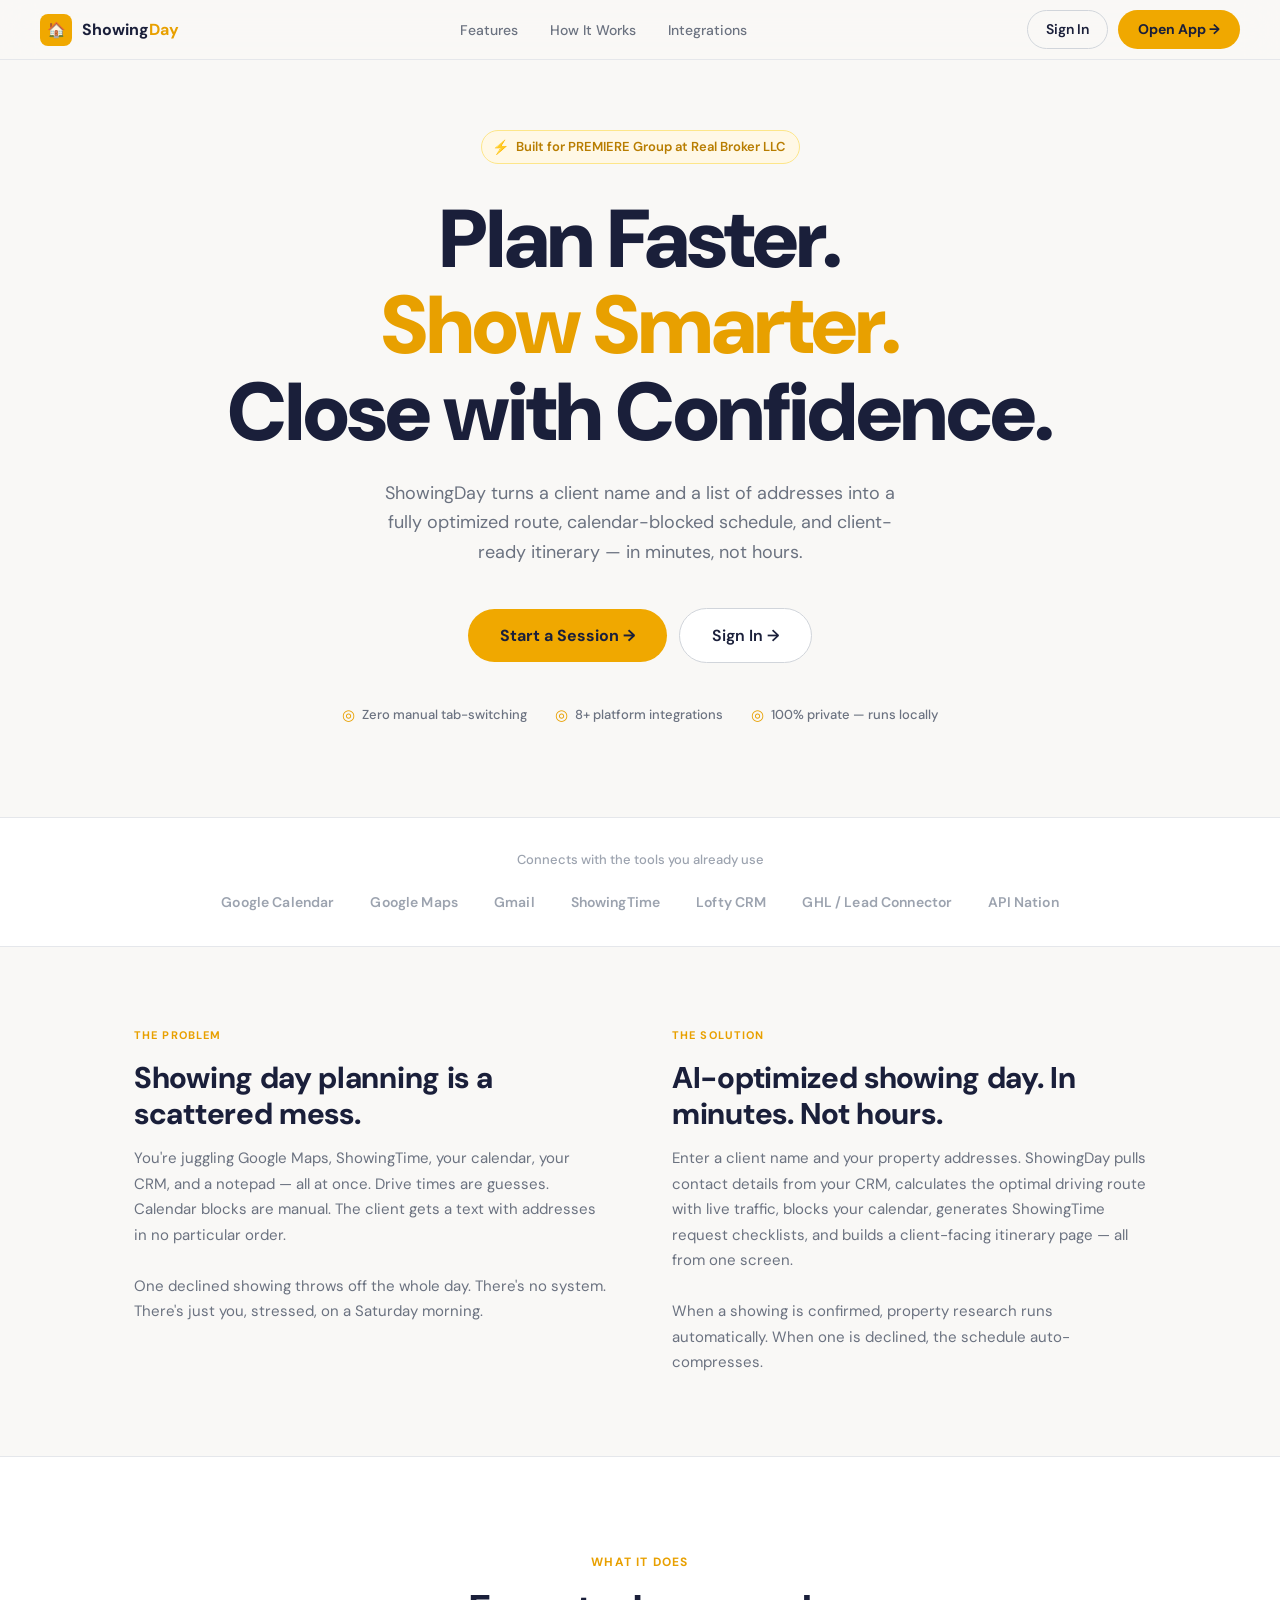
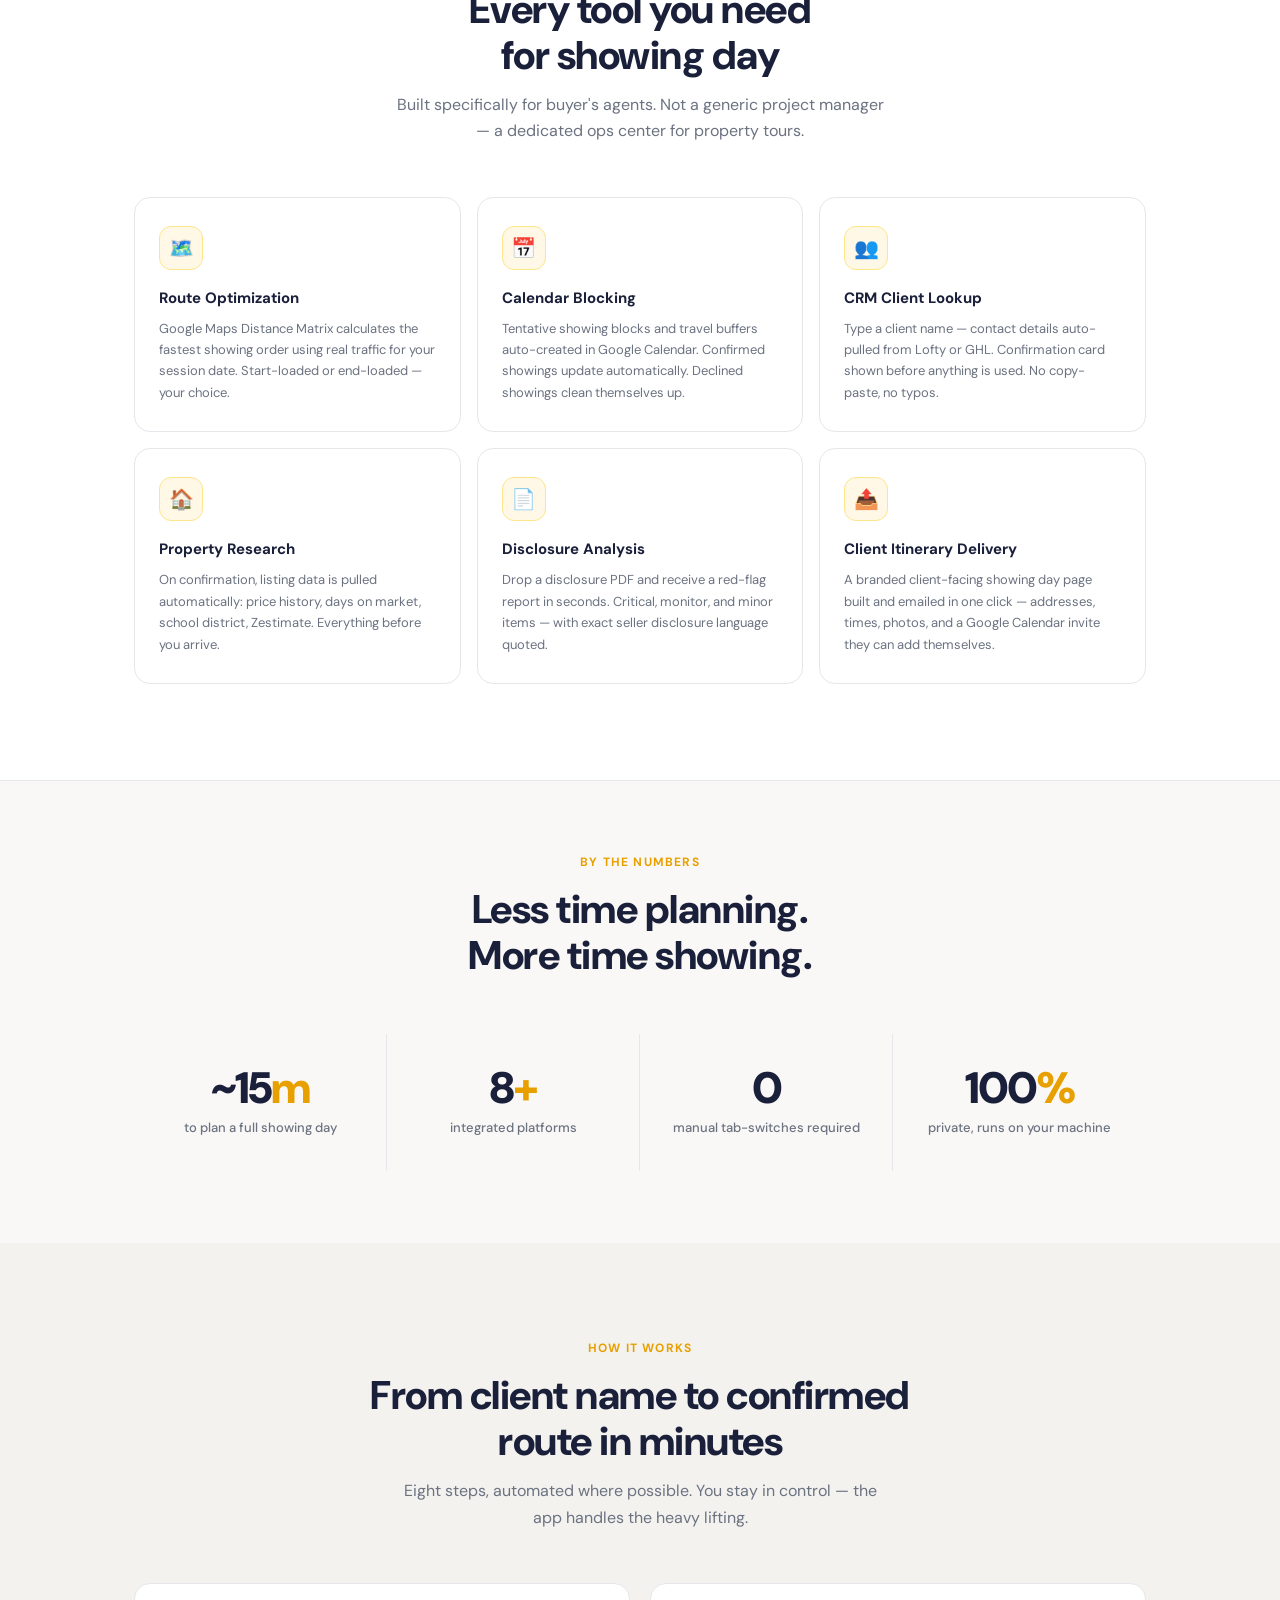
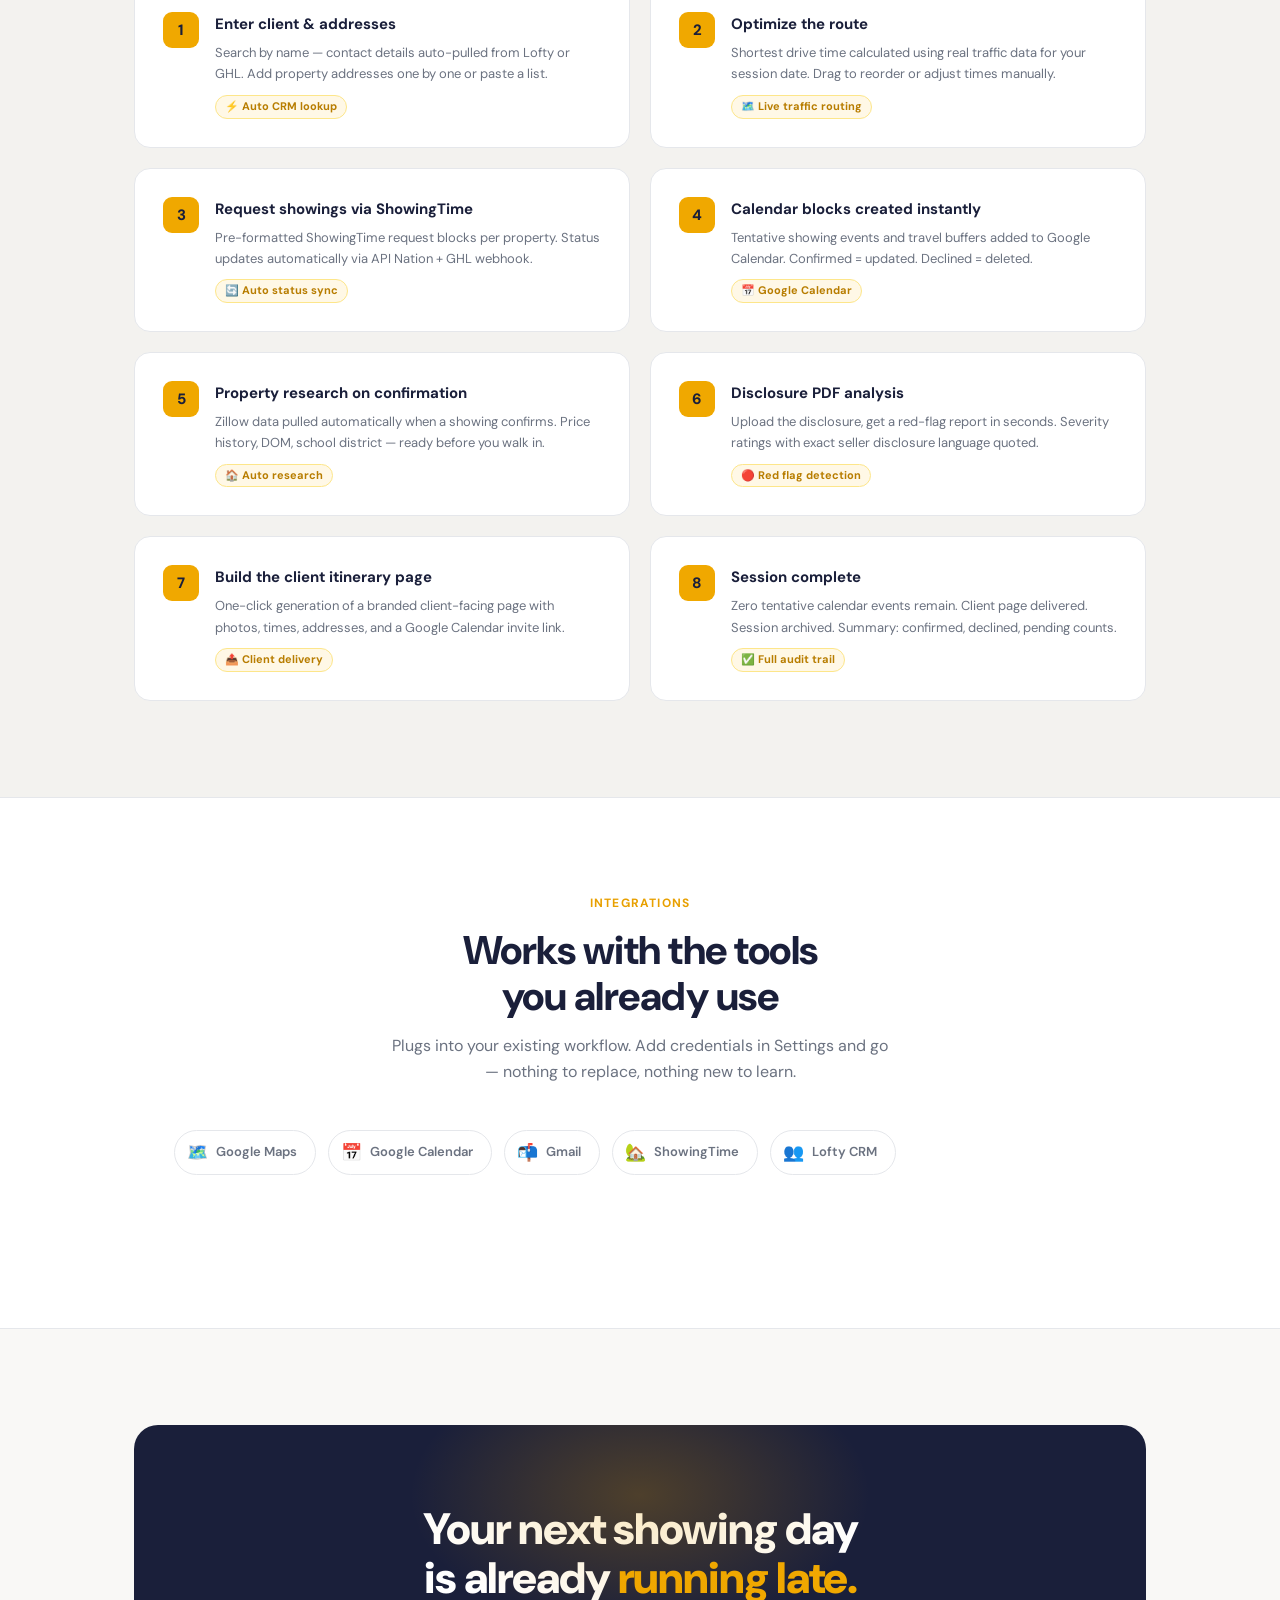
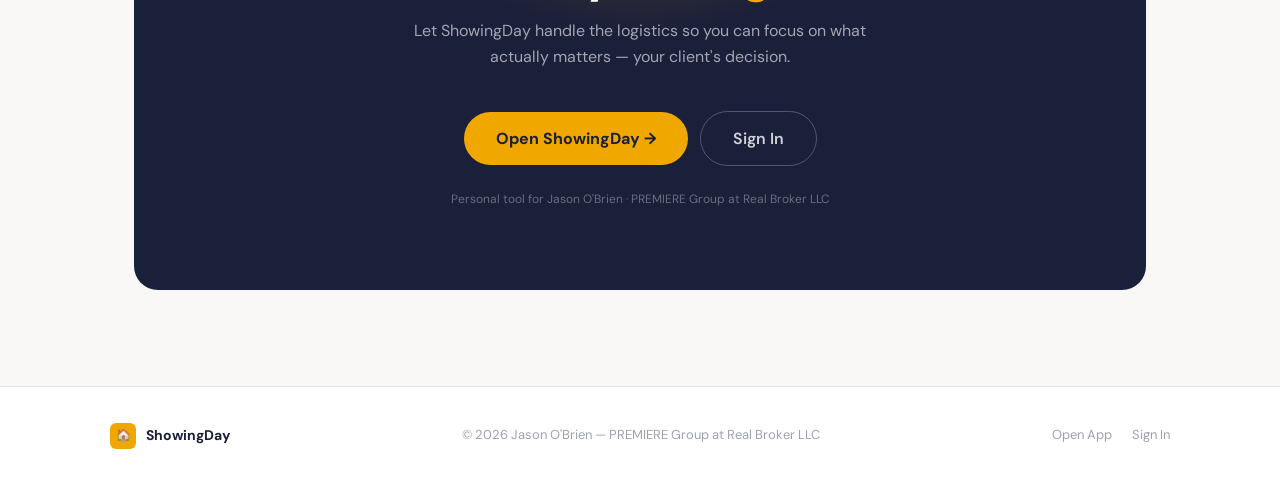
<file: ui/landing.html>
<!DOCTYPE html>
<html lang="en">
<head>
  <meta charset="UTF-8">
  <meta name="viewport" content="width=device-width, initial-scale=1.0">
  <title>ShowingDay — Your entire showing day, planned in minutes</title>
  <link rel="preconnect" href="https://fonts.googleapis.com">
  <link rel="preconnect" href="https://fonts.gstatic.com" crossorigin>
  <link href="https://fonts.googleapis.com/css2?family=DM+Sans:ital,opsz,wght@0,9..40,300;0,9..40,400;0,9..40,500;0,9..40,600;0,9..40,700;0,9..40,800;0,9..40,900;1,9..40,400&display=swap" rel="stylesheet">

  <style>
    *, *::before, *::after { box-sizing: border-box; margin: 0; padding: 0; }

    :root {
      --bg:          #f9f8f6;
      --bg-card:     #ffffff;
      --bg-section:  #f3f2ef;
      --text:        #1a1f3a;
      --text-muted:  #6b7280;
      --text-light:  #9ca3af;
      --amber:       #e8a000;
      --amber-btn:   #f0a800;
      --amber-hover: #d99400;
      --amber-text:  #b87d00;
      --border:      #e5e7eb;
      --border-strong: #d1d5db;
      --radius-pill: 100px;
      --radius-lg:   16px;
      --radius:      10px;
    }

    html { scroll-behavior: smooth; }

    body {
      font-family: 'DM Sans', -apple-system, BlinkMacSystemFont, sans-serif;
      background: var(--bg);
      color: var(--text);
      overflow-x: hidden;
      line-height: 1.6;
      -webkit-font-smoothing: antialiased;
    }

    a { text-decoration: none; color: inherit; }

    /* ── Scroll reveal ── */
    .reveal {
      opacity: 0;
      transform: translateY(20px);
      transition: opacity 0.55s ease, transform 0.55s ease;
    }
    .reveal.visible { opacity: 1; transform: none; }

    /* ── Nav ── */
    nav {
      position: fixed;
      top: 0; left: 0; right: 0;
      z-index: 1000;
      background: rgba(249, 248, 246, 0.85);
      backdrop-filter: blur(16px);
      -webkit-backdrop-filter: blur(16px);
      border-bottom: 1px solid var(--border);
      padding: 0 40px;
      height: 60px;
      display: flex;
      align-items: center;
      justify-content: space-between;
      transition: background 0.3s ease;
    }

    nav.scrolled {
      background: rgba(249, 248, 246, 0.97);
    }

    .nav-logo {
      display: flex;
      align-items: center;
      gap: 10px;
      font-size: 16px;
      font-weight: 700;
      color: var(--text);
    }

    .nav-logo .logo-mark {
      width: 32px;
      height: 32px;
      background: var(--amber-btn);
      border-radius: 8px;
      display: flex;
      align-items: center;
      justify-content: center;
      font-size: 15px;
      flex-shrink: 0;
    }

    .nav-logo .wordmark { color: var(--text); }
    .nav-logo .wordmark span { color: var(--amber); }

    .nav-links {
      display: flex;
      align-items: center;
      gap: 32px;
      list-style: none;
    }

    .nav-links a {
      font-size: 14px;
      font-weight: 500;
      color: var(--text-muted);
      transition: color 0.2s;
    }

    .nav-links a:hover { color: var(--text); }

    .nav-actions {
      display: flex;
      align-items: center;
      gap: 10px;
    }

    .btn-signin {
      font-family: 'DM Sans', sans-serif;
      font-size: 14px;
      font-weight: 600;
      color: var(--text);
      background: none;
      border: 1.5px solid var(--border-strong);
      border-radius: var(--radius-pill);
      padding: 7px 18px;
      cursor: pointer;
      text-decoration: none;
      transition: all 0.2s;
    }

    .btn-signin:hover {
      border-color: #9ca3af;
      color: var(--text);
    }

    .btn-cta {
      font-family: 'DM Sans', sans-serif;
      font-size: 14px;
      font-weight: 700;
      color: var(--text);
      background: var(--amber-btn);
      border: none;
      border-radius: var(--radius-pill);
      padding: 8px 20px;
      cursor: pointer;
      text-decoration: none;
      display: inline-flex;
      align-items: center;
      gap: 6px;
      transition: all 0.2s;
    }

    .btn-cta:hover {
      background: var(--amber-hover);
      transform: translateY(-1px);
      box-shadow: 0 4px 16px rgba(232, 160, 0, 0.3);
    }

    /* ── Hero ── */
    .hero {
      padding: 130px 24px 90px;
      text-align: center;
      position: relative;
      overflow: hidden;
    }

    .hero-badge {
      display: inline-flex;
      align-items: center;
      gap: 7px;
      background: #fff8e6;
      border: 1px solid #fde68a;
      border-radius: var(--radius-pill);
      padding: 5px 14px 5px 10px;
      font-size: 13px;
      font-weight: 600;
      color: var(--amber-text);
      margin-bottom: 32px;
    }

    .hero-badge .badge-icon { font-size: 14px; }

    .hero-title {
      font-size: clamp(48px, 7vw, 82px);
      font-weight: 900;
      line-height: 1.05;
      letter-spacing: -2px;
      color: var(--text);
      margin-bottom: 24px;
    }

    .hero-title .amber { color: var(--amber); }

    .hero-subtitle {
      font-size: 18px;
      color: var(--text-muted);
      max-width: 520px;
      margin: 0 auto 40px;
      line-height: 1.65;
      font-weight: 400;
    }

    .hero-actions {
      display: flex;
      align-items: center;
      justify-content: center;
      gap: 12px;
      margin-bottom: 40px;
      flex-wrap: wrap;
    }

    .btn-hero-primary {
      font-family: 'DM Sans', sans-serif;
      font-size: 16px;
      font-weight: 700;
      color: var(--text);
      background: var(--amber-btn);
      border: none;
      border-radius: var(--radius-pill);
      padding: 14px 32px;
      cursor: pointer;
      text-decoration: none;
      display: inline-flex;
      align-items: center;
      gap: 8px;
      transition: all 0.2s;
    }

    .btn-hero-primary:hover {
      background: var(--amber-hover);
      transform: translateY(-2px);
      box-shadow: 0 6px 24px rgba(232, 160, 0, 0.35);
    }

    .btn-hero-secondary {
      font-family: 'DM Sans', sans-serif;
      font-size: 16px;
      font-weight: 600;
      color: var(--text);
      background: var(--bg-card);
      border: 1.5px solid var(--border-strong);
      border-radius: var(--radius-pill);
      padding: 14px 32px;
      cursor: pointer;
      text-decoration: none;
      display: inline-flex;
      align-items: center;
      gap: 8px;
      transition: all 0.2s;
    }

    .btn-hero-secondary:hover {
      border-color: #9ca3af;
      transform: translateY(-1px);
    }

    .hero-proof {
      display: flex;
      align-items: center;
      justify-content: center;
      gap: 28px;
      flex-wrap: wrap;
    }

    .proof-item {
      display: flex;
      align-items: center;
      gap: 7px;
      font-size: 13px;
      font-weight: 500;
      color: var(--text-muted);
    }

    .proof-item .pi-icon {
      color: var(--amber);
      font-size: 15px;
    }

    /* ── Trust bar ── */
    .trust-bar {
      padding: 32px 24px;
      border-top: 1px solid var(--border);
      border-bottom: 1px solid var(--border);
      text-align: center;
      background: var(--bg-card);
    }

    .trust-label {
      font-size: 13px;
      font-weight: 500;
      color: var(--text-light);
      margin-bottom: 20px;
    }

    .trust-names {
      display: flex;
      align-items: center;
      justify-content: center;
      gap: 36px;
      flex-wrap: wrap;
    }

    .trust-name {
      font-size: 14px;
      font-weight: 600;
      color: #9ca3af;
      letter-spacing: 0.01em;
    }

    /* ── Section layout ── */
    .container {
      max-width: 1060px;
      margin: 0 auto;
      padding: 0 24px;
    }

    .section { padding: 96px 0; }
    .section-sm { padding: 72px 0; }

    .section-label {
      font-size: 12px;
      font-weight: 700;
      letter-spacing: 0.1em;
      text-transform: uppercase;
      color: var(--amber);
      margin-bottom: 14px;
      display: block;
    }

    .section-title {
      font-size: clamp(28px, 4vw, 40px);
      font-weight: 800;
      color: var(--text);
      line-height: 1.15;
      letter-spacing: -0.5px;
      margin-bottom: 14px;
    }

    .section-subtitle {
      font-size: 16px;
      color: var(--text-muted);
      line-height: 1.65;
      max-width: 500px;
    }

    .text-center { text-align: center; }
    .text-center .section-subtitle { margin: 0 auto; }

    /* ── Problem / Solution split ── */
    .split-section {
      padding: 80px 0;
      background: var(--bg);
    }

    .split-grid {
      display: grid;
      grid-template-columns: 1fr 1fr;
      gap: 64px;
      align-items: start;
    }

    .split-block .block-label {
      font-size: 11px;
      font-weight: 700;
      letter-spacing: 0.1em;
      text-transform: uppercase;
      color: var(--amber);
      margin-bottom: 16px;
    }

    .split-block .block-title {
      font-size: clamp(22px, 3vw, 30px);
      font-weight: 800;
      color: var(--text);
      letter-spacing: -0.3px;
      line-height: 1.2;
      margin-bottom: 14px;
    }

    .split-block .block-body {
      font-size: 15px;
      color: var(--text-muted);
      line-height: 1.7;
    }

    /* ── Feature cards ── */
    .features-grid {
      display: grid;
      grid-template-columns: repeat(3, 1fr);
      gap: 16px;
      margin-top: 52px;
    }

    .feature-card {
      background: var(--bg-card);
      border: 1px solid var(--border);
      border-radius: var(--radius-lg);
      padding: 28px 24px;
      transition: border-color 0.2s, box-shadow 0.2s, transform 0.2s;
    }

    .feature-card:hover {
      border-color: var(--border-strong);
      box-shadow: 0 4px 24px rgba(0,0,0,0.06);
      transform: translateY(-2px);
    }

    .feature-icon {
      width: 44px;
      height: 44px;
      background: #fff8e6;
      border: 1px solid #fde68a;
      border-radius: 12px;
      display: flex;
      align-items: center;
      justify-content: center;
      font-size: 20px;
      margin-bottom: 16px;
    }

    .feature-title {
      font-size: 15px;
      font-weight: 700;
      color: var(--text);
      margin-bottom: 8px;
    }

    .feature-desc {
      font-size: 13px;
      color: var(--text-muted);
      line-height: 1.65;
    }

    /* ── Steps ── */
    .steps-section {
      background: var(--bg-section);
      padding: 96px 0;
    }

    .steps-grid {
      display: grid;
      grid-template-columns: repeat(2, 1fr);
      gap: 20px;
      margin-top: 52px;
    }

    .step-card {
      background: var(--bg-card);
      border: 1px solid var(--border);
      border-radius: var(--radius-lg);
      padding: 28px;
      display: flex;
      gap: 16px;
      align-items: flex-start;
      transition: border-color 0.2s, box-shadow 0.2s;
    }

    .step-card:hover {
      border-color: var(--border-strong);
      box-shadow: 0 2px 16px rgba(0,0,0,0.05);
    }

    .step-num {
      width: 36px;
      height: 36px;
      background: var(--amber-btn);
      border-radius: 9px;
      display: flex;
      align-items: center;
      justify-content: center;
      font-size: 15px;
      font-weight: 800;
      color: var(--text);
      flex-shrink: 0;
    }

    .step-title {
      font-size: 15px;
      font-weight: 700;
      color: var(--text);
      margin-bottom: 6px;
    }

    .step-desc {
      font-size: 13px;
      color: var(--text-muted);
      line-height: 1.65;
    }

    .step-tag {
      display: inline-flex;
      align-items: center;
      gap: 4px;
      background: #fff8e6;
      border: 1px solid #fde68a;
      color: var(--amber-text);
      font-size: 11px;
      font-weight: 700;
      border-radius: var(--radius-pill);
      padding: 2px 9px;
      margin-top: 10px;
    }

    /* ── Stats ── */
    .stats-grid {
      display: grid;
      grid-template-columns: repeat(4, 1fr);
      gap: 0;
      margin-top: 56px;
    }

    .stat-item {
      text-align: center;
      padding: 32px 20px;
      border-right: 1px solid var(--border);
    }

    .stat-item:last-child { border-right: none; }

    .stat-num {
      font-size: 44px;
      font-weight: 900;
      color: var(--text);
      letter-spacing: -2px;
      line-height: 1;
      margin-bottom: 8px;
    }

    .stat-num span { color: var(--amber); }

    .stat-desc {
      font-size: 13px;
      color: var(--text-muted);
      font-weight: 500;
    }

    /* ── Integrations ── */
    .integration-chips {
      display: flex;
      flex-wrap: wrap;
      align-items: center;
      justify-content: center;
      gap: 12px;
      margin-top: 44px;
    }

    .chip {
      display: flex;
      align-items: center;
      gap: 8px;
      background: var(--bg-card);
      border: 1.5px solid var(--border);
      border-radius: var(--radius-pill);
      padding: 8px 18px 8px 12px;
      font-size: 13px;
      font-weight: 600;
      color: var(--text-muted);
      transition: border-color 0.2s, color 0.2s;
    }

    .chip:hover {
      border-color: var(--border-strong);
      color: var(--text);
    }

    .chip .chip-icon { font-size: 17px; }

    /* ── CTA section ── */
    .cta-section { padding: 96px 0; }

    .cta-box {
      background: var(--text);
      border-radius: 24px;
      padding: 80px 48px;
      text-align: center;
      position: relative;
      overflow: hidden;
    }

    .cta-box::before {
      content: '';
      position: absolute;
      top: -80px;
      left: 50%;
      transform: translateX(-50%);
      width: 500px;
      height: 300px;
      background: radial-gradient(ellipse, rgba(232, 160, 0, 0.25) 0%, transparent 65%);
      pointer-events: none;
    }

    .cta-title {
      font-size: clamp(28px, 4vw, 44px);
      font-weight: 900;
      color: #fff;
      letter-spacing: -1px;
      margin-bottom: 16px;
      line-height: 1.1;
    }

    .cta-title .amber { color: var(--amber-btn); }

    .cta-desc {
      font-size: 16px;
      color: rgba(255,255,255,0.6);
      max-width: 460px;
      margin: 0 auto 40px;
      line-height: 1.65;
    }

    .cta-actions {
      display: flex;
      align-items: center;
      justify-content: center;
      gap: 12px;
      flex-wrap: wrap;
    }

    .btn-cta-white {
      font-family: 'DM Sans', sans-serif;
      font-size: 16px;
      font-weight: 700;
      color: var(--text);
      background: var(--amber-btn);
      border: none;
      border-radius: var(--radius-pill);
      padding: 14px 32px;
      cursor: pointer;
      text-decoration: none;
      display: inline-flex;
      align-items: center;
      gap: 8px;
      transition: all 0.2s;
    }

    .btn-cta-white:hover {
      background: var(--amber-hover);
      transform: translateY(-2px);
      box-shadow: 0 6px 24px rgba(232, 160, 0, 0.4);
    }

    .btn-cta-outline {
      font-family: 'DM Sans', sans-serif;
      font-size: 16px;
      font-weight: 600;
      color: rgba(255,255,255,0.8);
      background: transparent;
      border: 1.5px solid rgba(255,255,255,0.25);
      border-radius: var(--radius-pill);
      padding: 14px 32px;
      cursor: pointer;
      text-decoration: none;
      display: inline-flex;
      align-items: center;
      gap: 8px;
      transition: all 0.2s;
    }

    .btn-cta-outline:hover {
      border-color: rgba(255,255,255,0.5);
      color: #fff;
    }

    .cta-note {
      font-size: 12px;
      color: rgba(255,255,255,0.35);
      margin-top: 24px;
    }

    /* ── Footer ── */
    footer {
      background: var(--bg-card);
      border-top: 1px solid var(--border);
      padding: 36px 24px;
    }

    .footer-inner {
      max-width: 1060px;
      margin: 0 auto;
      display: flex;
      align-items: center;
      justify-content: space-between;
      gap: 24px;
      flex-wrap: wrap;
    }

    .footer-brand {
      display: flex;
      align-items: center;
      gap: 10px;
      font-size: 14px;
      font-weight: 700;
      color: var(--text);
    }

    .footer-brand .logo-mark {
      width: 26px;
      height: 26px;
      background: var(--amber-btn);
      border-radius: 6px;
      display: flex;
      align-items: center;
      justify-content: center;
      font-size: 12px;
    }

    .footer-copy {
      font-size: 13px;
      color: var(--text-light);
    }

    .footer-links {
      display: flex;
      gap: 20px;
    }

    .footer-links a {
      font-size: 13px;
      color: var(--text-light);
      transition: color 0.2s;
    }

    .footer-links a:hover { color: var(--text-muted); }

    /* ── Responsive ── */
    @media (max-width: 900px) {
      .split-grid { grid-template-columns: 1fr; gap: 40px; }
      .features-grid { grid-template-columns: repeat(2, 1fr); }
      .steps-grid { grid-template-columns: 1fr; }
      .stats-grid { grid-template-columns: repeat(2, 1fr); }
      .stat-item:nth-child(2) { border-right: none; }
      .stat-item:nth-child(3) { border-top: 1px solid var(--border); }
      .stat-item:nth-child(4) { border-top: 1px solid var(--border); border-right: none; }
      .nav-links { display: none; }
      nav { padding: 0 24px; }
      .cta-box { padding: 56px 24px; }
    }

    @media (max-width: 640px) {
      .features-grid { grid-template-columns: 1fr; }
      .stats-grid { grid-template-columns: 1fr; }
      .stat-item { border-right: none; border-top: 1px solid var(--border); }
      .stat-item:first-child { border-top: none; }
    }
  </style>
</head>
<body>

<!-- ── Nav ── -->
<nav id="navbar">
  <a href="/" class="nav-logo">
    <div class="logo-mark">🏠</div>
    <span class="wordmark">Showing<span>Day</span></span>
  </a>
  <ul class="nav-links">
    <li><a href="#features">Features</a></li>
    <li><a href="#how-it-works">How It Works</a></li>
    <li><a href="#integrations">Integrations</a></li>
  </ul>
  <div class="nav-actions">
    <a href="/login" class="btn-signin">Sign In</a>
    <a href="/app" class="btn-cta">Open App →</a>
  </div>
</nav>

<!-- ── Hero ── -->
<section class="hero">
  <div class="hero-badge reveal">
    <span class="badge-icon">⚡</span>
    Built for PREMIERE Group at Real Broker LLC
  </div>
  <h1 class="hero-title reveal">
    Plan Faster.<br>
    <span class="amber">Show Smarter.</span><br>
    Close with Confidence.
  </h1>
  <p class="hero-subtitle reveal">ShowingDay turns a client name and a list of addresses into a fully optimized route, calendar-blocked schedule, and client-ready itinerary — in minutes, not hours.</p>
  <div class="hero-actions reveal">
    <a href="/app" class="btn-hero-primary">Start a Session →</a>
    <a href="/login" class="btn-hero-secondary">Sign In →</a>
  </div>
  <div class="hero-proof reveal">
    <div class="proof-item"><span class="pi-icon">◎</span> Zero manual tab-switching</div>
    <div class="proof-item"><span class="pi-icon">◎</span> 8+ platform integrations</div>
    <div class="proof-item"><span class="pi-icon">◎</span> 100% private — runs locally</div>
  </div>
</section>

<!-- ── Trust bar ── -->
<div class="trust-bar">
  <div class="trust-label">Connects with the tools you already use</div>
  <div class="trust-names">
    <span class="trust-name">Google Calendar</span>
    <span class="trust-name">Google Maps</span>
    <span class="trust-name">Gmail</span>
    <span class="trust-name">ShowingTime</span>
    <span class="trust-name">Lofty CRM</span>
    <span class="trust-name">GHL / Lead Connector</span>
    <span class="trust-name">API Nation</span>
  </div>
</div>

<!-- ── Problem / Solution ── -->
<section class="split-section">
  <div class="container">
    <div class="split-grid">
      <div class="split-block reveal">
        <div class="block-label">The Problem</div>
        <div class="block-title">Showing day planning is a scattered mess.</div>
        <div class="block-body">
          You're juggling Google Maps, ShowingTime, your calendar, your CRM, and a notepad — all at once. Drive times are guesses. Calendar blocks are manual. The client gets a text with addresses in no particular order.<br><br>
          One declined showing throws off the whole day. There's no system. There's just you, stressed, on a Saturday morning.
        </div>
      </div>
      <div class="split-block reveal">
        <div class="block-label">The Solution</div>
        <div class="block-title">AI-optimized showing day. In minutes. Not hours.</div>
        <div class="block-body">
          Enter a client name and your property addresses. ShowingDay pulls contact details from your CRM, calculates the optimal driving route with live traffic, blocks your calendar, generates ShowingTime request checklists, and builds a client-facing itinerary page — all from one screen.<br><br>
          When a showing is confirmed, property research runs automatically. When one is declined, the schedule auto-compresses.
        </div>
      </div>
    </div>
  </div>
</section>

<!-- ── Features ── -->
<section class="section" id="features" style="background: var(--bg-card); border-top: 1px solid var(--border); border-bottom: 1px solid var(--border);">
  <div class="container">
    <div class="text-center">
      <span class="section-label reveal">What It Does</span>
      <h2 class="section-title reveal">Every tool you need<br>for showing day</h2>
      <p class="section-subtitle reveal">Built specifically for buyer's agents. Not a generic project manager — a dedicated ops center for property tours.</p>
    </div>
    <div class="features-grid">
      <div class="feature-card reveal">
        <div class="feature-icon">🗺️</div>
        <div class="feature-title">Route Optimization</div>
        <div class="feature-desc">Google Maps Distance Matrix calculates the fastest showing order using real traffic for your session date. Start-loaded or end-loaded — your choice.</div>
      </div>
      <div class="feature-card reveal">
        <div class="feature-icon">📅</div>
        <div class="feature-title">Calendar Blocking</div>
        <div class="feature-desc">Tentative showing blocks and travel buffers auto-created in Google Calendar. Confirmed showings update automatically. Declined showings clean themselves up.</div>
      </div>
      <div class="feature-card reveal">
        <div class="feature-icon">👥</div>
        <div class="feature-title">CRM Client Lookup</div>
        <div class="feature-desc">Type a client name — contact details auto-pulled from Lofty or GHL. Confirmation card shown before anything is used. No copy-paste, no typos.</div>
      </div>
      <div class="feature-card reveal">
        <div class="feature-icon">🏠</div>
        <div class="feature-title">Property Research</div>
        <div class="feature-desc">On confirmation, listing data is pulled automatically: price history, days on market, school district, Zestimate. Everything before you arrive.</div>
      </div>
      <div class="feature-card reveal">
        <div class="feature-icon">📄</div>
        <div class="feature-title">Disclosure Analysis</div>
        <div class="feature-desc">Drop a disclosure PDF and receive a red-flag report in seconds. Critical, monitor, and minor items — with exact seller disclosure language quoted.</div>
      </div>
      <div class="feature-card reveal">
        <div class="feature-icon">📤</div>
        <div class="feature-title">Client Itinerary Delivery</div>
        <div class="feature-desc">A branded client-facing showing day page built and emailed in one click — addresses, times, photos, and a Google Calendar invite they can add themselves.</div>
      </div>
    </div>
  </div>
</section>

<!-- ── Stats ── -->
<section class="section-sm">
  <div class="container">
    <div class="text-center">
      <span class="section-label reveal">By the numbers</span>
      <h2 class="section-title reveal">Less time planning.<br>More time showing.</h2>
    </div>
    <div class="stats-grid">
      <div class="stat-item reveal">
        <div class="stat-num">~15<span>m</span></div>
        <div class="stat-desc">to plan a full showing day</div>
      </div>
      <div class="stat-item reveal">
        <div class="stat-num">8<span>+</span></div>
        <div class="stat-desc">integrated platforms</div>
      </div>
      <div class="stat-item reveal">
        <div class="stat-num">0</div>
        <div class="stat-desc">manual tab-switches required</div>
      </div>
      <div class="stat-item reveal">
        <div class="stat-num">100<span>%</span></div>
        <div class="stat-desc">private, runs on your machine</div>
      </div>
    </div>
  </div>
</section>

<!-- ── Steps ── -->
<section class="steps-section" id="how-it-works">
  <div class="container">
    <div class="text-center">
      <span class="section-label reveal">How It Works</span>
      <h2 class="section-title reveal">From client name to confirmed<br>route in minutes</h2>
      <p class="section-subtitle reveal">Eight steps, automated where possible. You stay in control — the app handles the heavy lifting.</p>
    </div>
    <div class="steps-grid">
      <div class="step-card reveal">
        <div class="step-num">1</div>
        <div>
          <div class="step-title">Enter client &amp; addresses</div>
          <div class="step-desc">Search by name — contact details auto-pulled from Lofty or GHL. Add property addresses one by one or paste a list.</div>
          <div class="step-tag">⚡ Auto CRM lookup</div>
        </div>
      </div>
      <div class="step-card reveal">
        <div class="step-num">2</div>
        <div>
          <div class="step-title">Optimize the route</div>
          <div class="step-desc">Shortest drive time calculated using real traffic data for your session date. Drag to reorder or adjust times manually.</div>
          <div class="step-tag">🗺️ Live traffic routing</div>
        </div>
      </div>
      <div class="step-card reveal">
        <div class="step-num">3</div>
        <div>
          <div class="step-title">Request showings via ShowingTime</div>
          <div class="step-desc">Pre-formatted ShowingTime request blocks per property. Status updates automatically via API Nation + GHL webhook.</div>
          <div class="step-tag">🔄 Auto status sync</div>
        </div>
      </div>
      <div class="step-card reveal">
        <div class="step-num">4</div>
        <div>
          <div class="step-title">Calendar blocks created instantly</div>
          <div class="step-desc">Tentative showing events and travel buffers added to Google Calendar. Confirmed = updated. Declined = deleted.</div>
          <div class="step-tag">📅 Google Calendar</div>
        </div>
      </div>
      <div class="step-card reveal">
        <div class="step-num">5</div>
        <div>
          <div class="step-title">Property research on confirmation</div>
          <div class="step-desc">Zillow data pulled automatically when a showing confirms. Price history, DOM, school district — ready before you walk in.</div>
          <div class="step-tag">🏠 Auto research</div>
        </div>
      </div>
      <div class="step-card reveal">
        <div class="step-num">6</div>
        <div>
          <div class="step-title">Disclosure PDF analysis</div>
          <div class="step-desc">Upload the disclosure, get a red-flag report in seconds. Severity ratings with exact seller disclosure language quoted.</div>
          <div class="step-tag">🔴 Red flag detection</div>
        </div>
      </div>
      <div class="step-card reveal">
        <div class="step-num">7</div>
        <div>
          <div class="step-title">Build the client itinerary page</div>
          <div class="step-desc">One-click generation of a branded client-facing page with photos, times, addresses, and a Google Calendar invite link.</div>
          <div class="step-tag">📤 Client delivery</div>
        </div>
      </div>
      <div class="step-card reveal">
        <div class="step-num">8</div>
        <div>
          <div class="step-title">Session complete</div>
          <div class="step-desc">Zero tentative calendar events remain. Client page delivered. Session archived. Summary: confirmed, declined, pending counts.</div>
          <div class="step-tag">✅ Full audit trail</div>
        </div>
      </div>
    </div>
  </div>
</section>

<!-- ── Integrations ── -->
<section class="section" id="integrations" style="background: var(--bg-card); border-top: 1px solid var(--border); border-bottom: 1px solid var(--border);">
  <div class="container">
    <div class="text-center">
      <span class="section-label reveal">Integrations</span>
      <h2 class="section-title reveal">Works with the tools<br>you already use</h2>
      <p class="section-subtitle reveal">Plugs into your existing workflow. Add credentials in Settings and go — nothing to replace, nothing new to learn.</p>
    </div>
    <div class="integration-chips">
      <div class="chip reveal"><span class="chip-icon">🗺️</span> Google Maps</div>
      <div class="chip reveal"><span class="chip-icon">📅</span> Google Calendar</div>
      <div class="chip reveal"><span class="chip-icon">📬</span> Gmail</div>
      <div class="chip reveal"><span class="chip-icon">🏡</span> ShowingTime</div>
      <div class="chip reveal"><span class="chip-icon">👥</span> Lofty CRM</div>
      <div class="chip reveal"><span class="chip-icon">⚡</span> GHL / Lead Connector</div>
      <div class="chip reveal"><span class="chip-icon">🔗</span> API Nation</div>
      <div class="chip reveal"><span class="chip-icon">🤖</span> Claude AI</div>
    </div>
  </div>
</section>

<!-- ── CTA ── -->
<section class="cta-section">
  <div class="container">
    <div class="cta-box reveal">
      <h2 class="cta-title">Your next showing day<br>is already <span class="amber">running late.</span></h2>
      <p class="cta-desc">Let ShowingDay handle the logistics so you can focus on what actually matters — your client's decision.</p>
      <div class="cta-actions">
        <a href="/app" class="btn-cta-white">Open ShowingDay →</a>
        <a href="/login" class="btn-cta-outline">Sign In</a>
      </div>
      <p class="cta-note">Personal tool for Jason O'Brien · PREMIERE Group at Real Broker LLC</p>
    </div>
  </div>
</section>

<!-- ── Footer ── -->
<footer>
  <div class="footer-inner">
    <div class="footer-brand">
      <div class="logo-mark">🏠</div>
      ShowingDay
    </div>
    <span class="footer-copy">© 2026 Jason O'Brien — PREMIERE Group at Real Broker LLC</span>
    <div class="footer-links">
      <a href="/app">Open App</a>
      <a href="/login">Sign In</a>
    </div>
  </div>
</footer>

<script>
  const navbar = document.getElementById('navbar');
  window.addEventListener('scroll', () => {
    navbar.classList.toggle('scrolled', window.scrollY > 40);
  });

  const revealEls = document.querySelectorAll('.reveal');
  const io = new IntersectionObserver((entries) => {
    entries.forEach((entry, i) => {
      if (entry.isIntersecting) {
        setTimeout(() => entry.target.classList.add('visible'), i * 50);
        io.unobserve(entry.target);
      }
    });
  }, { threshold: 0.08, rootMargin: '0px 0px -30px 0px' });
  revealEls.forEach(el => io.observe(el));
</script>

</body>
</html>
</file>
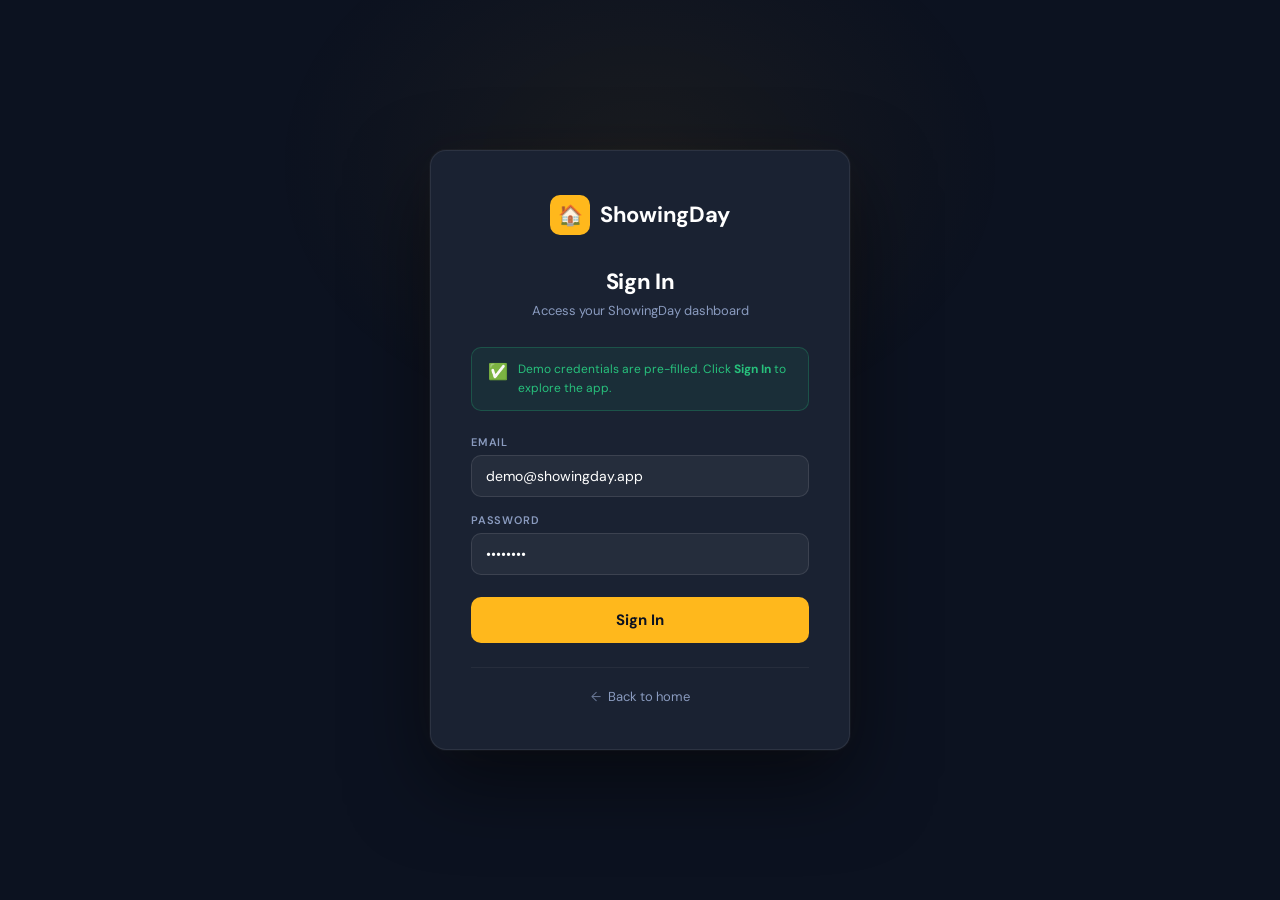
<file: ui/login.html>
<!DOCTYPE html>
<html lang="en">
<head>
  <meta charset="UTF-8">
  <meta name="viewport" content="width=device-width, initial-scale=1.0">
  <title>Sign In — ShowingDay</title>
  <link rel="preconnect" href="https://fonts.googleapis.com">
  <link rel="preconnect" href="https://fonts.gstatic.com" crossorigin>
  <link href="https://fonts.googleapis.com/css2?family=DM+Sans:ital,opsz,wght@0,9..40,400;0,9..40,500;0,9..40,600;0,9..40,700;0,9..40,800&display=swap" rel="stylesheet">
  <style>
    /* ── Reset & base ── */
    *, *::before, *::after { box-sizing: border-box; margin: 0; padding: 0; }

    :root {
      --navy:       #0c1220;
      --navy-mid:   #111827;
      --navy-card:  #1a2232;
      --gold:       #FFB81C;
      --gold-light: #ffc53d;
      --white:      #FFFFFF;
      --white-soft: #e8edf7;
      --text-muted: #8a9bbf;
      --text-mid:   #c0cce0;
      --border:     rgba(255, 255, 255, 0.08);
      --border-soft: rgba(255, 255, 255, 0.05);
      --green:      #27c17c;
      --radius:     10px;
      --radius-lg:  16px;
    }

    body {
      font-family: 'DM Sans', -apple-system, BlinkMacSystemFont, sans-serif;
      background: var(--navy);
      color: var(--white-soft);
      -webkit-font-smoothing: antialiased;
      min-height: 100vh;
      display: flex;
      align-items: center;
      justify-content: center;
      padding: 24px;
      position: relative;
      overflow: hidden;
    }

    /* Subtle radial background glow */
    body::before {
      content: '';
      position: fixed;
      top: -15%;
      left: 50%;
      transform: translateX(-50%);
      width: 800px;
      height: 600px;
      background: radial-gradient(ellipse, rgba(255, 184, 28, 0.06) 0%, transparent 65%);
      pointer-events: none;
    }

    /* ── Card ── */
    .login-card {
      background: var(--navy-card);
      border: 1px solid var(--border);
      border-radius: var(--radius-lg);
      padding: 44px 40px;
      width: 100%;
      max-width: 420px;
      position: relative;
      box-shadow:
        0 0 0 1px rgba(255,255,255,0.03),
        0 32px 80px rgba(0, 0, 0, 0.5),
        0 0 40px rgba(255, 184, 28, 0.04);
    }

    /* ── Logo ── */
    .login-logo {
      display: flex;
      align-items: center;
      justify-content: center;
      gap: 10px;
      margin-bottom: 32px;
      text-decoration: none;
    }

    .logo-icon {
      width: 40px;
      height: 40px;
      background: var(--gold);
      border-radius: 10px;
      display: flex;
      align-items: center;
      justify-content: center;
      font-size: 20px;
      flex-shrink: 0;
    }

    .logo-wordmark {
      font-family: 'DM Sans', sans-serif;
      font-size: 22px;
      font-weight: 700;
      color: var(--white);
      letter-spacing: -0.3px;
      line-height: 1;
    }

    /* ── Heading ── */
    .login-title {
      font-family: 'DM Sans', sans-serif;
      font-size: 22px;
      font-weight: 800;
      letter-spacing: -0.3px;
      color: var(--white);
      text-align: center;
      margin-bottom: 6px;
    }

    .login-subtitle {
      font-size: 13px;
      color: var(--text-muted);
      text-align: center;
      margin-bottom: 28px;
    }

    /* ── Demo info box ── */
    .demo-notice {
      background: rgba(39, 193, 124, 0.08);
      border: 1px solid rgba(39, 193, 124, 0.25);
      border-radius: var(--radius);
      padding: 12px 16px;
      margin-bottom: 24px;
      display: flex;
      align-items: flex-start;
      gap: 10px;
    }

    .demo-notice-icon {
      font-size: 16px;
      flex-shrink: 0;
      margin-top: 1px;
    }

    .demo-notice-text {
      font-size: 12px;
      color: var(--green);
      line-height: 1.55;
    }

    /* ── Form ── */
    .login-form {
      display: flex;
      flex-direction: column;
      gap: 16px;
    }

    .form-field {
      display: flex;
      flex-direction: column;
      gap: 6px;
    }

    .form-field label {
      font-size: 11px;
      font-weight: 600;
      color: var(--text-muted);
      text-transform: uppercase;
      letter-spacing: 0.8px;
    }

    .form-field input {
      background: rgba(255, 255, 255, 0.05);
      border: 1px solid rgba(255, 255, 255, 0.1);
      border-radius: var(--radius);
      color: var(--white);
      font-family: 'DM Sans', sans-serif;
      font-size: 14px;
      padding: 11px 14px;
      transition: all 0.2s ease;
      width: 100%;
      outline: none;
    }

    .form-field input:focus {
      border-color: rgba(255, 184, 28, 0.6);
      background: rgba(255, 184, 28, 0.05);
      box-shadow: 0 0 0 3px rgba(255, 184, 28, 0.1);
    }

    .form-field input::placeholder { color: rgba(255, 255, 255, 0.25); }

    /* ── Sign in button ── */
    .btn-signin {
      width: 100%;
      background: var(--gold);
      color: #0c1220;
      font-family: 'DM Sans', sans-serif;
      font-size: 15px;
      font-weight: 700;
      padding: 13px 24px;
      border-radius: var(--radius);
      border: none;
      cursor: pointer;
      transition: all 0.2s ease;
      display: flex;
      align-items: center;
      justify-content: center;
      gap: 8px;
      margin-top: 6px;
      letter-spacing: -0.1px;
    }

    .btn-signin:hover:not(:disabled) {
      background: var(--gold-light);
      box-shadow: 0 6px 20px rgba(255, 184, 28, 0.35);
      transform: translateY(-1px);
    }

    .btn-signin:disabled {
      opacity: 0.55;
      cursor: not-allowed;
      transform: none;
    }

    /* Loading spinner */
    .spinner {
      display: inline-block;
      width: 16px;
      height: 16px;
      border: 2px solid rgba(13, 27, 42, 0.3);
      border-top-color: var(--navy);
      border-radius: 50%;
      animation: spin 0.65s linear infinite;
      flex-shrink: 0;
    }

    @keyframes spin {
      to { transform: rotate(360deg); }
    }

    /* ── Error message ── */
    .error-msg {
      background: rgba(224, 85, 85, 0.1);
      border: 1px solid rgba(224, 85, 85, 0.3);
      border-radius: var(--radius);
      padding: 10px 14px;
      font-size: 13px;
      color: #e05555;
      text-align: center;
      display: none;
      animation: fadeIn 0.2s ease;
    }

    .error-msg.visible { display: block; }

    @keyframes fadeIn {
      from { opacity: 0; transform: translateY(-4px); }
      to { opacity: 1; transform: translateY(0); }
    }

    /* ── Divider ── */
    .card-divider {
      border: none;
      border-top: 1px solid var(--border-soft);
      margin: 24px 0 20px;
    }

    /* ── Back link ── */
    .back-link {
      display: block;
      text-align: center;
      font-size: 13px;
      color: var(--text-muted);
      text-decoration: none;
      transition: color 0.2s ease;
    }

    .back-link:hover { color: var(--text-mid); }

    .back-link span {
      margin-right: 4px;
      opacity: 0.7;
    }

    /* ── Responsive ── */
    @media (max-width: 480px) {
      .login-card { padding: 32px 24px; }
      .login-title { font-size: 21px; }
    }
  </style>
</head>
<body>

<div class="login-card">

  <!-- Logo -->
  <a href="/" class="login-logo">
    <div class="logo-icon">🏠</div>
    <span class="logo-wordmark">ShowingDay</span>
  </a>

  <h1 class="login-title">Sign In</h1>
  <p class="login-subtitle">Access your ShowingDay dashboard</p>

  <!-- Demo notice -->
  <div class="demo-notice">
    <span class="demo-notice-icon">✅</span>
    <span class="demo-notice-text">Demo credentials are pre-filled. Click <strong>Sign In</strong> to explore the app.</span>
  </div>

  <!-- Form -->
  <form class="login-form" id="login-form" novalidate>

    <div class="form-field">
      <label for="email">Email</label>
      <input
        type="email"
        id="email"
        name="email"
        value="demo@showingday.app"
        autocomplete="email"
        required
      >
    </div>

    <div class="form-field">
      <label for="password">Password</label>
      <input
        type="password"
        id="password"
        name="password"
        value="demo1234"
        autocomplete="current-password"
        required
      >
    </div>

    <!-- Error message -->
    <div class="error-msg" id="error-msg" role="alert"></div>

    <button type="submit" class="btn-signin" id="btn-signin">
      Sign In
    </button>

  </form>

  <hr class="card-divider">

  <a href="/" class="back-link"><span>←</span> Back to home</a>

</div>


<script>
(function () {
  const form = document.getElementById('login-form');
  const btn  = document.getElementById('btn-signin');
  const err  = document.getElementById('error-msg');

  function showError(msg) {
    err.textContent = msg;
    err.classList.add('visible');
  }

  function hideError() {
    err.classList.remove('visible');
    err.textContent = '';
  }

  function setLoading(loading) {
    if (loading) {
      btn.disabled = true;
      btn.innerHTML = '<span class="spinner"></span> Signing in…';
    } else {
      btn.disabled = false;
      btn.innerHTML = 'Sign In';
    }
  }

  form.addEventListener('submit', async function (e) {
    e.preventDefault();
    hideError();

    const email    = document.getElementById('email').value.trim();
    const password = document.getElementById('password').value;

    if (!email || !password) {
      showError('Please enter your email and password.');
      return;
    }

    setLoading(true);

    try {
      const res = await fetch('/api/auth/login', {
        method: 'POST',
        headers: { 'Content-Type': 'application/json' },
        body: JSON.stringify({ email, password })
      });

      const data = await res.json();

      if (res.ok && data.status === 'success') {
        // Redirect to app
        window.location.href = data.redirect || '/app';
      } else {
        setLoading(false);
        showError(data.error || 'Invalid credentials. Please try again.');
      }
    } catch (ex) {
      setLoading(false);
      showError('Connection error — make sure the server is running.');
    }
  });
})();
</script>

</body>
</html>
</file>
